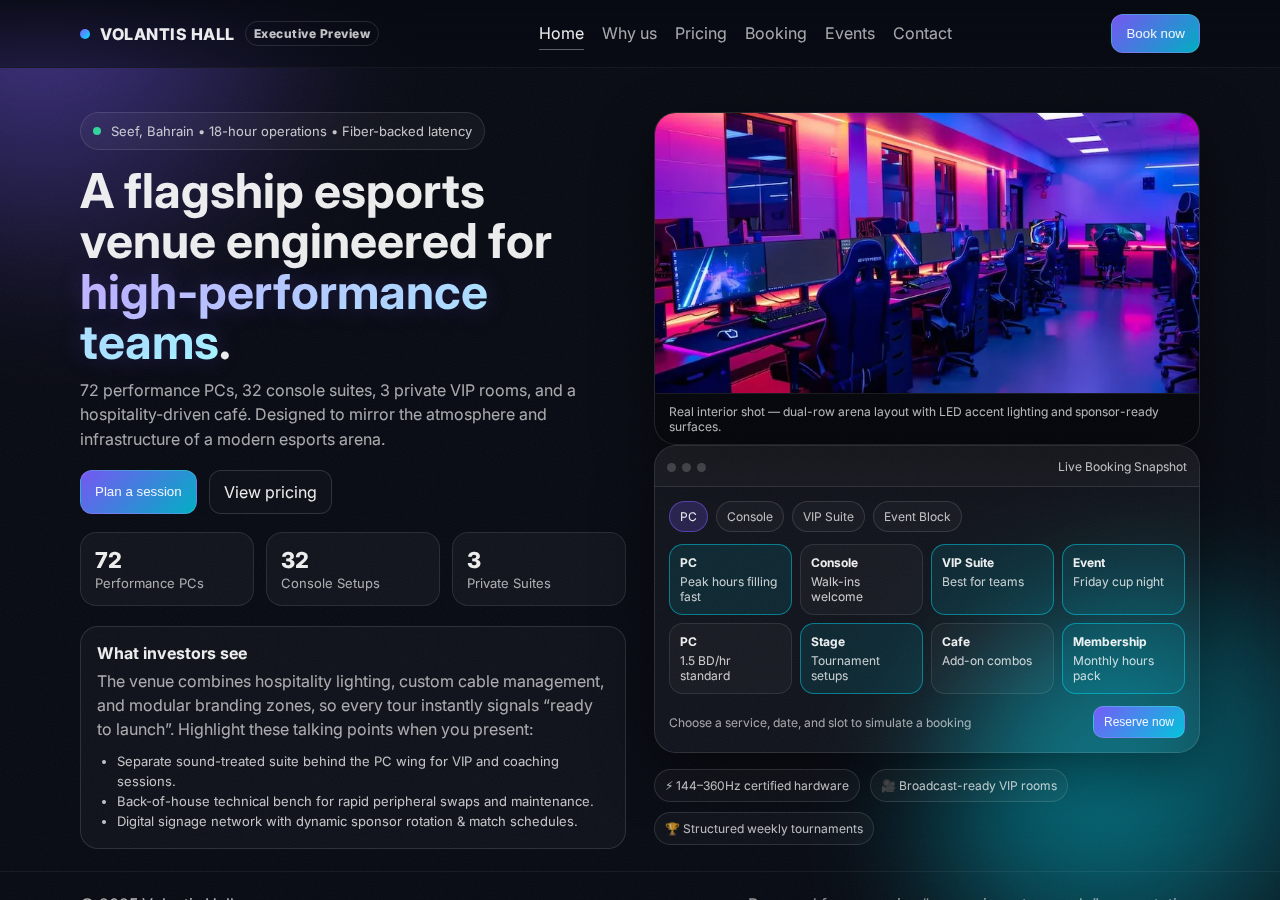
<file: index.html>
<!doctype html>
<html lang="en">
<head>
  <meta charset="utf-8" />
  <meta name="viewport" content="width=device-width,initial-scale=1" />
  <title>Volantis Hall — Premium Esports Hub</title>
  <meta name="description" content="Volantis Hall — premium gaming & esports hub in Bahrain. Book PCs, consoles, VIP rooms, and events." />
  <link rel="preconnect" href="https://fonts.googleapis.com">
  <link rel="preconnect" href="https://fonts.gstatic.com" crossorigin>
  <link href="https://fonts.googleapis.com/css2?family=Inter:wght@400;600;800&display=swap" rel="stylesheet">
  <link rel="stylesheet" href="styles.css" />
</head>

<body>
  <div class="bg">
    <div class="blob b1"></div>
    <div class="blob b2"></div>
    <div class="grain"></div>
  </div>

  <header class="nav">
    <div class="container navInner">
      <a class="brand" href="#top" data-section-target="top">
        <span class="dot"></span>
        <span>VOLANTIS HALL</span>
        <span class="tag">Executive Preview</span>
      </a>

      <nav class="links">
        <a href="#top" data-section-target="top">Home</a>
        <a href="#features" data-section-target="features">Why us</a>
        <a href="#pricing" data-section-target="pricing">Pricing</a>
        <a href="#booking" data-section-target="booking">Booking</a>
        <a href="#events" data-section-target="events">Events</a>
        <a href="#contact" data-section-target="contact">Contact</a>
      </nav>

      <button class="btn btnPrimary" id="openBookingTop" data-section-target="booking">Book now</button>
    </div>
  </header>

  <main>
    <section class="hero container switchable active" id="top">
      <div class="heroLeft">
        <div class="pill">
          <span class="pulse"></span>
          Seef, Bahrain • 18-hour operations • Fiber-backed latency
        </div>

        <h1>
          A flagship esports venue engineered for
          <span class="glow">high-performance teams</span>.
        </h1>

        <p class="sub">
          72 performance PCs, 32 console suites, 3 private VIP rooms, and a hospitality-driven café.
          Designed to mirror the atmosphere and infrastructure of a modern esports arena.
        </p>

        <div class="ctaRow">
          <button class="btn btnPrimary" id="openBookingHero" data-section-target="booking">Plan a session</button>
          <a class="btn btnGhost" href="#pricing" data-section-target="pricing">View pricing</a>
        </div>

        <div class="stats">
          <div class="statCard">
            <div class="statNum">72</div>
            <div class="statLabel">Performance PCs</div>
          </div>
          <div class="statCard">
            <div class="statNum">32</div>
            <div class="statLabel">Console Setups</div>
          </div>
          <div class="statCard">
            <div class="statNum">3</div>
            <div class="statLabel">Private Suites</div>
          </div>
        </div>

        <div class="heroSummary">
          <h4>What investors see</h4>
          <p>
            The venue combines hospitality lighting, custom cable management, and modular branding zones,
            so every tour instantly signals “ready to launch”. Highlight these talking points when you present:
          </p>
          <ul>
            <li>Separate sound-treated suite behind the PC wing for VIP and coaching sessions.</li>
            <li>Back-of-house technical bench for rapid peripheral swaps and maintenance.</li>
            <li>Digital signage network with dynamic sponsor rotation & match schedules.</li>
          </ul>
        </div>
      </div>

      <div class="heroRight">
        <figure class="heroPhoto">
          <img src="pc.png" alt="Volantis Hall premium PC wing" loading="lazy" />
          <figcaption>
            Real interior shot — dual-row arena layout with LED accent lighting and sponsor-ready surfaces.
          </figcaption>
        </figure>

        <div class="frame">
          <div class="frameTop">
            <div class="dots">
              <span></span><span></span><span></span>
            </div>
            <span class="mini">Live Booking Snapshot</span>
          </div>

          <div class="mock">
            <div class="mockRow">
              <div class="chip active">PC</div>
              <div class="chip">Console</div>
              <div class="chip">VIP Suite</div>
              <div class="chip">Event Block</div>
            </div>
            <div class="mockGrid" id="mockGrid"></div>
            <div class="mockFooter">
              <span class="hint">Choose a service, date, and slot to simulate a booking</span>
              <button class="btn btnSmall btnPrimary" id="openBookingMock" data-section-target="booking">Reserve now</button>
            </div>
          </div>
        </div>

        <div class="trust">
          <div class="trustItem">⚡ 144–360Hz certified hardware</div>
          <div class="trustItem">🎥 Broadcast-ready VIP rooms</div>
          <div class="trustItem">🏆 Structured weekly tournaments</div>
        </div>
      </div>
    </section>

    <section id="features" class="container section switchable">
      <div class="sectionHead">
        <h2>Why Volantis Hall</h2>
        <p>Scale, premium infrastructure, and diversified spending channels in a single venue.</p>
      </div>

      <div class="grid3">
        <article class="card">
          <h3>Performance-first</h3>
          <p>High-refresh monitors, esports peripherals, and a network stack tuned for latency-sensitive play.</p>
          <div class="miniList">
            <span>• Tournament-grade stations</span>
            <span>• Dedicated stage inventory</span>
            <span>• Optimized matchmaking flow</span>
          </div>
        </article>

        <article class="card">
          <h3>Built for teams</h3>
          <p>Private spaces tailored to bootcamps, scrims, coaching, and on-site content capture.</p>
          <div class="miniList">
            <span>• Three fully serviced suites</span>
            <span>• Group-focused booking flow</span>
            <span>• Predictable day-rate packages</span>
          </div>
        </article>

        <article class="card">
          <h3>Diversified revenue</h3>
          <p>PC, console, private rooms, café service, and event programming combine for stable returns.</p>
          <div class="miniList">
            <span>• Corporate + social events</span>
            <span>• Café and catering add-ons</span>
            <span>• Tiered membership bundles</span>
          </div>
        </article>
      </div>

      <div class="aboutLayout">
        <article class="card detailCard">
          <h3>Facility walkthrough</h3>
          <p>
            Guests enter a double-height lobby with LED ticker, merchandise wall, and a concierge counter that feeds both café and booking flows.
          </p>
          <ul class="detailList">
            <li>144-square-meter main hall with 72 seats, split into competition and casual banks.</li>
            <li>Dedicated broadcast pod with glass frontage for creators and casters.</li>
            <li>Acoustic treatment, blackout curtains, and RGB lighting to shape atmosphere per event.</li>
          </ul>
        </article>

        <article class="card detailCard">
          <h3>Operations & services</h3>
          <p>
            Staffing is built around customer success: certified tech leads, hospitality crew, and community managers.
          </p>
          <ul class="detailList">
            <li>Monitoring dashboard for temperature, utilization, and queue status.</li>
            <li>Service blueprint for events, ensuring load-in/load-out happens within 30 minutes.</li>
            <li>Brand partnerships for hardware demos, fueling quarterly refresh cycles.</li>
          </ul>
        </article>
      </div>
    </section>

    <section id="pricing" class="container section switchable">
      <div class="sectionHead">
        <h2>Transparent pricing</h2>
        <p>Aligned with the business model: Standard PC 1.5 BD/hr, Stage & Console 3.5 BD/hr, VIP suites from 8 BD/hr.</p>
      </div>

      <div class="grid4">
        <div class="priceCard">
          <div class="badge">Most Popular</div>
          <h3>Standard PC</h3>
          <div class="price"><span>1.5</span> BD/hr</div>
          <ul>
            <li>Competitive setup</li>
            <li>Best for daily play</li>
            <li>Student-friendly</li>
          </ul>
          <button class="btn btnPrimary full" data-preset="pc">Book PC</button>
        </div>

        <div class="priceCard">
          <h3>Stage PC</h3>
          <div class="price"><span>3.5</span> BD/hr</div>
          <ul>
            <li>Tournament-grade</li>
            <li>High FPS focus</li>
            <li>Perfect for scrims</li>
          </ul>
          <button class="btn btnGhost full" data-preset="stage">Book Stage</button>
        </div>

        <div class="priceCard">
          <h3>Console</h3>
          <div class="price"><span>3.5</span> BD/hr</div>
          <ul>
            <li>PS5 + Xbox Series X</li>
            <li>Group-friendly</li>
            <li>Easy walk-in</li>
          </ul>
          <button class="btn btnGhost full" data-preset="console">Book Console</button>
        </div>

        <div class="priceCard">
          <h3>VIP Suite</h3>
          <div class="price"><span>8</span> BD/hr</div>
          <ul>
            <li>Private + quiet</li>
            <li>Streamer-ready</li>
            <li>Team sessions</li>
          </ul>
          <button class="btn btnGhost full" data-preset="vip">Book VIP</button>
        </div>
      </div>

      <div class="note">
        Investor line: “We monetize peak hours, private blocks, and ancillary services — not just walk-ins.”
      </div>

      <div class="pricingExtras">
        <article class="card detailCard">
          <h3>Membership tiers</h3>
          <ul class="detailList">
            <li><strong>Core</strong> — 30 hours/month, locker access, and 10% café discount.</li>
            <li><strong>Elite</strong> — 60 hours/month, guaranteed stage PC slots, on-site coach hotline.</li>
            <li><strong>Partner</strong> — Corporate account with invoicing, private suite credits, and sponsor overlays.</li>
          </ul>
          <p class="muted">
            All tiers auto-reload, keeping utilization predictable while rewarding loyalty.
          </p>
        </article>

        <article class="card detailCard">
          <h3>Add-ons</h3>
          <ul class="detailList">
            <li>Catering packages coordinated with the café partner (from 4 BD per guest).</li>
            <li>Content production bundle — camera kits, lighting, editor on standby.</li>
            <li>Brand activations — booth build-outs, sampling, and tournament naming rights.</li>
          </ul>
        </article>
      </div>
    </section>

    <section id="booking" class="container section switchable">
      <div class="sectionHead">
        <h2>Instant booking</h2>
        <p>A realistic flow for the deck: select a service, choose a date, lock time slots, and trigger a reservation.</p>
      </div>

      <div class="bookingShell">
        <div class="bookingLeft">
          <div class="field">
            <label>Service</label>
            <div class="seg" id="serviceSeg">
              <button class="segBtn active" data-service="pc">Standard PC</button>
              <button class="segBtn" data-service="stage">Stage PC</button>
              <button class="segBtn" data-service="console">Console</button>
              <button class="segBtn" data-service="vip">VIP Suite</button>
            </div>
          </div>

          <div class="field">
            <label>Date</label>
            <input id="dateInput" type="date" />
          </div>

          <div class="field">
            <label>Hours</label>
            <div class="slotGrid" id="slotGrid"></div>
          </div>
        </div>

        <div class="bookingRight">
          <div class="summary">
            <h3>Reservation summary</h3>
            <div class="sumRow"><span>Service</span><strong id="sumService">Standard PC</strong></div>
            <div class="sumRow"><span>Date</span><strong id="sumDate">—</strong></div>
            <div class="sumRow"><span>Slots</span><strong id="sumSlots">—</strong></div>
            <div class="sumRow"><span>Estimated total</span><strong id="sumTotal">0 BD</strong></div>

            <button class="btn btnPrimary full" id="reserveBtn">Reserve now</button>
            <p class="tiny">
              The site saves “reservations” in localStorage so you can reopen and show it.
            </p>
          </div>

          <div class="miniLog">
            <div class="miniLogHead">
              <span>Recent reservations</span>
              <button class="btn btnSmall btnGhost" id="clearLog">Clear</button>
            </div>
            <div id="logList" class="logList"></div>
          </div>
        </div>
      </div>

      <div class="process">
        <article class="processStep">
          <span class="stepNum">01</span>
          <h4>Plan</h4>
          <p>Pick service, date, and hours. The summary updates instantly so investors see clear economics.</p>
        </article>
        <article class="processStep">
          <span class="stepNum">02</span>
          <h4>Confirm</h4>
          <p>Reservation saves locally; hook it to a CRM or POS later to sync with the team calendar.</p>
        </article>
        <article class="processStep">
          <span class="stepNum">03</span>
          <h4>Deliver</h4>
          <p>Front desk receives the slot list, preps peripherals, and adds café upsells before guests arrive.</p>
        </article>
      </div>
    </section>

    <section id="events" class="container section switchable">
      <div class="sectionHead">
        <h2>Events & tournaments</h2>
        <p>Community engagement drives retention and creates consistent marketing moments.</p>
      </div>

      <div class="grid3">
        <div class="card">
          <h3>Weekly Cups</h3>
          <p>Valorant, CS2, and EA FC brackets with guaranteed prize pools and sponsored coverage.</p>
        </div>
        <div class="card">
          <h3>Bootcamp Packages</h3>
          <p>Private suites, stage PCs, and café catering bundled for multi-day team residencies.</p>
        </div>
        <div class="card">
          <h3>Birthdays & Private Events</h3>
          <p>Fixed-fee packages with staffing, equipment, and hospitality included.</p>
        </div>
      </div>

      <div class="eventSchedule">
        <article class="card detailCard">
          <h3>Monthly programming</h3>
          <ul class="detailList">
            <li><strong>Week 1</strong> — Publisher spotlight events with influencer meet-and-greets.</li>
            <li><strong>Week 2</strong> — Partnered academy nights focused on youth training.</li>
            <li><strong>Week 3</strong> — Corporate team-building tournaments plus café tasting menu.</li>
            <li><strong>Week 4</strong> — Flagship cup with stream, casting desk, and prize ceremony.</li>
          </ul>
        </article>
        <article class="card detailCard">
          <h3>Brand integration</h3>
          <p>
            Sponsors plug into the AV system, LED ribbons, and merch displays. Each activation comes with measurement:
          </p>
          <ul class="detailList">
            <li>QR code scans + conversion funnels.</li>
            <li>Livestream lower-thirds + highlight reels delivered post-event.</li>
            <li>CRM tagging so high-value guests can be invited to the next launch.</li>
          </ul>
        </article>
      </div>
    </section>

    <section id="contact" class="container section switchable">
      <div class="sectionHead">
        <h2>Contact</h2>
        <p>A simple intake form for partners, investors, and corporate groups.</p>
      </div>

      <div class="contact">
        <div class="card">
          <h3>Ask us anything</h3>
          <form id="contactForm">
            <div class="row2">
              <input required placeholder="Name" />
              <input required type="email" placeholder="Email" />
            </div>
            <input required placeholder="Subject" />
            <textarea required placeholder="Message"></textarea>
            <button class="btn btnPrimary" type="submit">Send</button>
            <p class="tiny" id="contactMsg"></p>
          </form>
        </div>

        <div class="card">
          <h3>Investor one-liner</h3>
          <p class="sub">
            “Volantis Hall is positioned to lead Bahrain’s esports market with premium infrastructure,
            a disciplined operating model, and scalable revenue streams.”
          </p>
          <div class="miniList">
            <span>• Capacity-led advantage</span>
            <span>• Premium pricing justified by infrastructure</span>
            <span>• Events + café lift average spend</span>
          </div>
        </div>
      </div>

      <div class="contactDetails">
        <article class="card detailCard">
          <h3>Visit the venue</h3>
          <p>Seef District, Manama — adjacent to the mall parking structure for easy drop-offs.</p>
          <ul class="detailList">
            <li>Open daily 12:00–02:00.</li>
            <li>Private viewings available before 11:00 with prior notice.</li>
            <li>On-site concierge: +973 3310 0024.</li>
          </ul>
        </article>
        <article class="card detailCard">
          <h3>Quick facts for decks</h3>
          <ul class="detailList">
            <li>CapEx deployed to date: 210K BD (hardware, fit-out, and systems).</li>
            <li>Break-even at 54% peak utilization; forecasted at 72% within 9 months.</li>
            <li>Pipeline: 6 corporate partners + 3 national esports federations.</li>
          </ul>
        </article>
      </div>
    </section>

    <footer class="footer">
      <div class="container footerInner">
        <span>© 2025 Volantis Hall</span>
        <span class="muted">Prepared for a concise “we are investor-ready” presentation.</span>
      </div>
    </footer>
  </main>

  <div class="toast" id="toast"></div>

  <script src="app.js"></script>
</body>
</html>
</file>
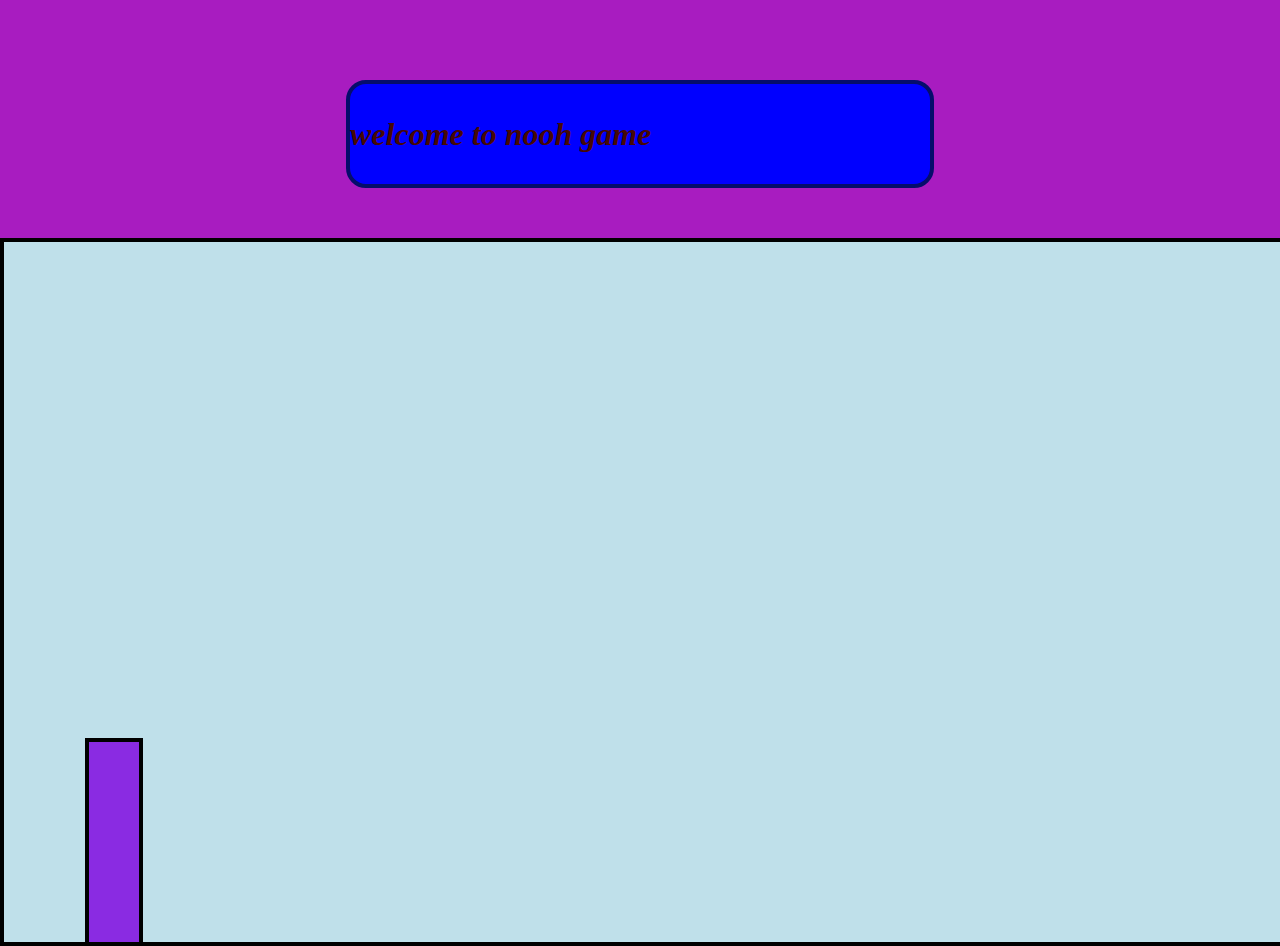
<file: game.html>
<!DOCTYPE html>
<html lang="en">
<head>
    <meta charset="UTF-8">
    <meta name="viewport" content="width=device-width, initial-scale=1.0">
    <title>cars</title>
    <link rel="stylesheet" href="d.css" />
    <script src="main.js" defer></script>
  </head>
<body>
    <h1 class="welcomepage">welcome to nooh game</h1>
    <div class="frame">
      <div class="Npc">
      </div>
      <div class="block">
      </div>
    </div>
  </body>
  </html>
</file>
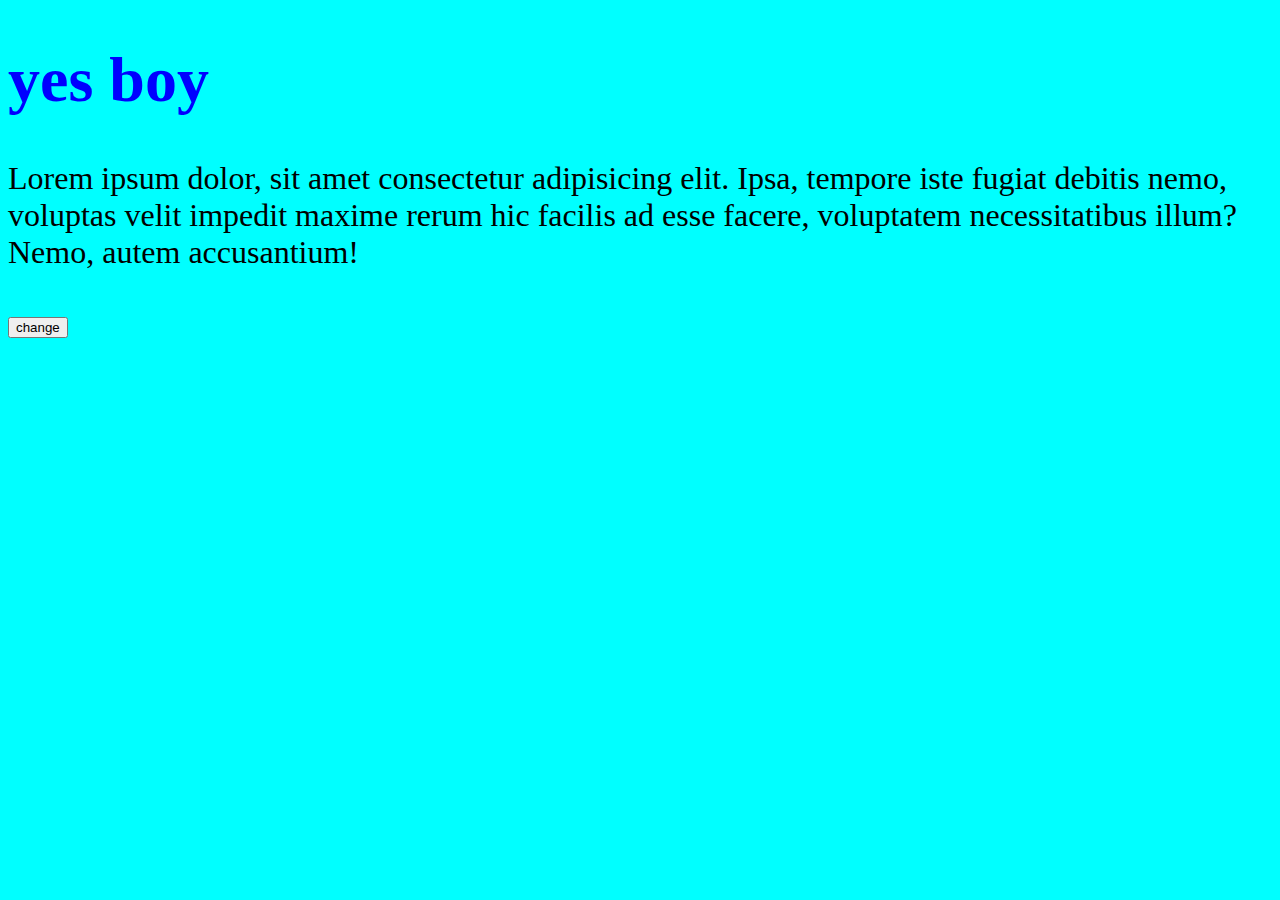
<file: day1/testing/n.html>
<!DOCTYPE html>
<html lang="en">
<head>
    <meta charset="UTF-8">
    <meta name="viewport" content="width=device-width, initial-scale=1.0">
    <title>abbas majeed</title>
    <link rel="stylesheet" href="n.css">
    <script src="n.js" defer></script>
</head>
<body>
    <div class="0"></div>
    <h1 id="boy">yes boy</h1>
    <p id="h">Lorem ipsum dolor, sit amet consectetur adipisicing elit. Ipsa, tempore iste fugiat debitis nemo, voluptas velit impedit maxime rerum hic facilis ad esse facere, voluptatem necessitatibus illum? Nemo, autem accusantium!</p>
    <button id="id">change</button>
</body>
</html>
</file>
<file: styles.css>
:root{
  --bg:#070A12;
  --card:rgba(255,255,255,.06);
  --stroke:rgba(255,255,255,.12);
  --text:rgba(255,255,255,.92);
  --muted:rgba(255,255,255,.65);
  --accent:#7C5CFF;
  --accent2:#00E5FF;
  --good:#34d399;
  --shadow: 0 20px 60px rgba(0,0,0,.45);
  --radius:18px;
}

*{box-sizing:border-box}
html,body{height:100%}
body{
  margin:0;
  font-family:Inter, system-ui, -apple-system, Segoe UI, Roboto, Arial, sans-serif;
  background:var(--bg);
  color:var(--text);
  overflow-x:hidden;
}

body.js-enabled{
  overflow-y:hidden;
  display:flex;
  flex-direction:column;
  min-height:100vh;
}

body.js-enabled main{
  flex:1;
  padding:20px 0 32px;
  overflow-y:auto;
}

body.js-enabled .switchable:not(.active){
  display:none;
}

a{color:inherit;text-decoration:none}
.container{width:min(1120px,92vw);margin:0 auto}

.bg{position:fixed;inset:0;z-index:-2}
.blob{
  position:absolute; filter: blur(60px); opacity:.55;
  width:520px;height:520px;border-radius:999px;
  background: radial-gradient(circle at 30% 30%, var(--accent), transparent 65%);
}
.b1{left:-120px;top:-160px}
.b2{
  right:-160px;bottom:-200px;
  background: radial-gradient(circle at 35% 35%, var(--accent2), transparent 62%);
}
.grain{
  position:absolute;inset:0;opacity:.14;mix-blend-mode:overlay;
  background-image:url("data:image/svg+xml,%3Csvg xmlns='http://www.w3.org/2000/svg' width='160' height='160'%3E%3Cfilter id='n'%3E%3CfeTurbulence type='fractalNoise' baseFrequency='.85' numOctaves='3' stitchTiles='stitch'/%3E%3C/filter%3E%3Crect width='160' height='160' filter='url(%23n)' opacity='.35'/%3E%3C/svg%3E");
}

.nav{
  position:sticky;top:0;z-index:10;
  background:linear-gradient(to bottom, rgba(7,10,18,.92), rgba(7,10,18,.55));
  backdrop-filter: blur(10px);
  border-bottom:1px solid rgba(255,255,255,.06);
}
.navInner{
  display:flex;align-items:center;justify-content:space-between;
  padding:14px 0;
  gap:16px;
}
.brand{display:flex;align-items:center;gap:10px;font-weight:800;letter-spacing:.5px}
.dot{width:10px;height:10px;border-radius:50%;background:linear-gradient(135deg,var(--accent),var(--accent2))}
.tag{
  font-size:12px;
  color:rgba(255,255,255,.75);
  padding:4px 8px;border:1px solid rgba(255,255,255,.12);
  border-radius:999px
}
.links{display:flex;gap:18px;color:var(--muted)}
.links a{padding:6px 0;border-bottom:1px solid transparent}
.links a.active{color:var(--text);border-bottom-color:rgba(255,255,255,.35)}
.links a:hover{color:var(--text);border-bottom-color:rgba(255,255,255,.28)}

.btn{
  border:1px solid rgba(255,255,255,.14);
  background:rgba(255,255,255,.04);
  color:var(--text);
  padding:11px 14px;border-radius:12px;
  cursor:pointer;
  transition:transform .08s ease, background .15s ease, border-color .15s ease;
}
.btn:hover{background:rgba(255,255,255,.07);border-color:rgba(255,255,255,.22)}
.btn:active{transform:translateY(1px)}
.btnPrimary{
  background:linear-gradient(135deg, rgba(124,92,255,.95), rgba(0,229,255,.75));
  border-color:rgba(255,255,255,.14);
}
.btnPrimary:hover{filter:brightness(1.04)}
.btnGhost{background:rgba(255,255,255,.02)}
.btnSmall{padding:8px 10px;border-radius:10px;font-size:12px}
.full{width:100%}

.hero{
  display:grid;
  grid-template-columns:repeat(2, minmax(0, 1fr));
  gap:28px;
  padding:44px 0 22px;
  align-items:start;
}
.heroLeft,
.heroRight{
  align-self:stretch;
}
.heroRight > *{margin-bottom:16px}
.heroRight > *:last-child{margin-bottom:0}
.pill{
  display:inline-flex;align-items:center;gap:10px;
  padding:10px 12px;border-radius:999px;
  border:1px solid rgba(255,255,255,.12);
  background:rgba(255,255,255,.04);
  color:rgba(255,255,255,.75);
  font-size:13px;
}
.pulse{
  width:8px;height:8px;border-radius:50%;
  background:var(--good);
  box-shadow:0 0 0 0 rgba(52,211,153,.6);
  animation:pulse 1.6s infinite;
}
@keyframes pulse{
  0%{box-shadow:0 0 0 0 rgba(52,211,153,.55)}
  70%{box-shadow:0 0 0 12px rgba(52,211,153,0)}
  100%{box-shadow:0 0 0 0 rgba(52,211,153,0)}
}

h1{margin:16px 0 10px;font-size:48px;line-height:1.05}
.glow{
  background:linear-gradient(135deg, #c7b8ff, #a9ffff);
  -webkit-background-clip:text;background-clip:text;color:transparent;
  text-shadow:0 0 24px rgba(124,92,255,.25);
}
.sub{color:var(--muted);font-size:16px;line-height:1.55;margin:0}
.ctaRow{display:flex;gap:12px;margin:18px 0 18px}

.stats{
  display:grid;
  grid-template-columns: repeat(3, 1fr);
  gap:12px;
  margin-top:16px;
}
.statCard{
  padding:14px;border-radius:16px;
  border:1px solid rgba(255,255,255,.10);
  background:rgba(255,255,255,.04);
}
.statNum{font-size:22px;font-weight:800}
.statLabel{color:var(--muted);font-size:13px;margin-top:2px}

.frame{
  border-radius:22px;
  border:1px solid rgba(255,255,255,.12);
  background:rgba(255,255,255,.04);
  box-shadow:var(--shadow);
  overflow:hidden;
}
.frameTop{
  display:flex;align-items:center;justify-content:space-between;
  padding:10px 12px;border-bottom:1px solid rgba(255,255,255,.10);
  background:rgba(255,255,255,.03);
}
.dots span{display:inline-block;width:9px;height:9px;border-radius:50%;margin-right:6px;background:rgba(255,255,255,.18)}
.mini{color:rgba(255,255,255,.72);font-size:12px}

.mock{padding:14px}
.mockRow{display:flex;gap:8px;flex-wrap:wrap;margin-bottom:12px}
.chip{
  padding:7px 10px;border-radius:999px;
  border:1px solid rgba(255,255,255,.12);
  background:rgba(255,255,255,.03);
  color:rgba(255,255,255,.72);
  font-size:12px;
}
.chip.active{
  background:rgba(124,92,255,.22);
  border-color:rgba(124,92,255,.5);
  color:rgba(255,255,255,.92);
}

.mockGrid{display:grid;grid-template-columns:repeat(4,1fr);gap:8px}
.tile{
  padding:10px;border-radius:14px;
  border:1px solid rgba(255,255,255,.10);
  background:rgba(255,255,255,.03);
  font-size:12px;color:rgba(255,255,255,.78);
}
.tile strong{display:block;color:rgba(255,255,255,.92);margin-bottom:4px;font-size:12px}
.tile.on{border-color:rgba(0,229,255,.45);background:rgba(0,229,255,.10)}
.mockFooter{display:flex;justify-content:space-between;align-items:center;margin-top:12px}
.hint{color:rgba(255,255,255,.62);font-size:12px}

.trust{display:flex;gap:10px;flex-wrap:wrap;margin-top:12px}
.trustItem{
  font-size:12px;color:rgba(255,255,255,.72);
  border:1px solid rgba(255,255,255,.12);
  background:rgba(255,255,255,.03);
  padding:8px 10px;border-radius:999px;
}
.heroPhoto{
  margin:0;
  border-radius:22px;
  overflow:hidden;
  border:1px solid rgba(255,255,255,.12);
  background:rgba(0,0,0,.32);
  box-shadow:var(--shadow);
}
.heroPhoto img{width:100%;display:block;object-fit:cover;height:280px}
.heroPhoto figcaption{
  padding:10px 14px;
  font-size:12px;
  color:rgba(255,255,255,.7);
  border-top:1px solid rgba(255,255,255,.08);
}
.heroSummary{
  border:1px solid rgba(255,255,255,.12);
  border-radius:18px;
  padding:16px;
  background:rgba(255,255,255,.03);
}
.heroLeft .heroSummary{margin-top:20px}
.heroSummary h4{margin:0 0 6px}
.heroSummary p{margin:0 0 10px;color:var(--muted);line-height:1.5}
.heroSummary ul{
  margin:0;
  padding-left:20px;
  color:rgba(255,255,255,.75);
  font-size:13px;
  line-height:1.55;
}

.section{padding:34px 0}
.sectionHead h2{margin:0;font-size:28px}
.sectionHead p{margin:8px 0 0;color:var(--muted);line-height:1.6}

.grid3{display:grid;grid-template-columns:repeat(3,1fr);gap:14px;margin-top:16px}
.grid4{display:grid;grid-template-columns:repeat(4,1fr);gap:14px;margin-top:16px}
.aboutLayout,
.pricingExtras,
.eventSchedule,
.contactDetails{
  margin-top:18px;
  display:grid;
  grid-template-columns:repeat(2,1fr);
  gap:14px;
}

.card{
  padding:16px;border-radius:var(--radius);
  border:1px solid rgba(255,255,255,.12);
  background:rgba(255,255,255,.04);
}
.card h3{margin:0 0 8px}
.card p{margin:0;color:var(--muted);line-height:1.55}
.detailCard{min-height:100%}
.detailList{
  margin:10px 0 0;
  padding-left:18px;
  color:rgba(255,255,255,.78);
  font-size:13px;
  line-height:1.6;
}
.detailList li{margin-bottom:6px}
.detailList li:last-child{margin-bottom:0}

.miniList{display:grid;gap:6px;margin-top:10px;color:rgba(255,255,255,.72);font-size:13px}

.priceCard{
  position:relative;
  padding:16px;border-radius:var(--radius);
  border:1px solid rgba(255,255,255,.12);
  background:linear-gradient(180deg, rgba(255,255,255,.05), rgba(255,255,255,.03));
}
.badge{
  position:absolute;top:12px;right:12px;
  font-size:11px;
  padding:6px 8px;border-radius:999px;
  border:1px solid rgba(0,229,255,.35);
  background:rgba(0,229,255,.10);
  color:rgba(255,255,255,.88);
}
.price{font-size:26px;font-weight:800;margin:10px 0}
.price span{font-size:34px}
.priceCard ul{margin:0 0 14px 18px;color:rgba(255,255,255,.75);line-height:1.6}

.note{
  margin-top:14px;
  color:rgba(255,255,255,.72);
  border:1px dashed rgba(255,255,255,.16);
  padding:12px 14px;border-radius:14px;
  background:rgba(255,255,255,.03);
}

.bookingShell{
  display:grid;
  grid-template-columns: 1.2fr .8fr;
  gap:14px;margin-top:16px;
}
.bookingLeft, .bookingRight{
  border:1px solid rgba(255,255,255,.12);
  background:rgba(255,255,255,.04);
  border-radius:var(--radius);
  padding:16px;
}
.field{margin-bottom:14px}
label{display:block;color:rgba(255,255,255,.72);font-size:13px;margin-bottom:8px}
input, textarea{
  width:100%;
  padding:12px 12px;
  border-radius:12px;
  border:1px solid rgba(255,255,255,.14);
  background:rgba(0,0,0,.25);
  color:var(--text);
  outline:none;
}
textarea{min-height:110px;resize:vertical}

.seg{display:flex;gap:8px;flex-wrap:wrap}
.segBtn{
  padding:9px 10px;border-radius:999px;
  border:1px solid rgba(255,255,255,.14);
  background:rgba(255,255,255,.03);
  color:rgba(255,255,255,.80);
  cursor:pointer;
}
.segBtn.active{
  background:rgba(124,92,255,.22);
  border-color:rgba(124,92,255,.55);
  color:rgba(255,255,255,.94);
}
.slotGrid{
  display:grid;
  grid-template-columns: repeat(4, 1fr);
  gap:10px;
}
.slot{
  padding:10px 10px;
  border-radius:14px;
  border:1px solid rgba(255,255,255,.12);
  background:rgba(255,255,255,.03);
  cursor:pointer;
  user-select:none;
  font-size:13px;
  color:rgba(255,255,255,.82);
  text-align:center;
}
.slot.on{
  border-color:rgba(0,229,255,.5);
  background:rgba(0,229,255,.12);
  color:rgba(255,255,255,.95);
}

.summary h3{margin:0 0 10px}
.sumRow{display:flex;justify-content:space-between;gap:10px;margin:8px 0;color:rgba(255,255,255,.76)}
.sumRow strong{color:rgba(255,255,255,.92)}
.tiny{color:rgba(255,255,255,.62);font-size:12px;line-height:1.5;margin:10px 0 0}

.miniLog{margin-top:14px}
.miniLogHead{display:flex;justify-content:space-between;align-items:center;margin-bottom:10px;color:rgba(255,255,255,.75)}
.logList{display:grid;gap:10px}
.logItem{
  padding:10px 12px;border-radius:14px;
  border:1px solid rgba(255,255,255,.10);
  background:rgba(0,0,0,.22);
  color:rgba(255,255,255,.78);
  font-size:12px;line-height:1.4;
}
.logItem strong{color:rgba(255,255,255,.92)}

.process{
  margin-top:20px;
  display:grid;
  grid-template-columns:repeat(3,1fr);
  gap:14px;
}
.processStep{
  border:1px solid rgba(255,255,255,.12);
  border-radius:18px;
  padding:16px;
  background:rgba(0,0,0,.28);
  min-height:140px;
}
.processStep h4{margin:6px 0 6px}
.processStep p{margin:0;color:var(--muted);line-height:1.5;font-size:14px}
.stepNum{
  display:inline-flex;
  width:34px;height:34px;
  border-radius:50%;
  align-items:center;justify-content:center;
  font-weight:700;
  border:1px solid rgba(255,255,255,.18);
  background:rgba(255,255,255,.05);
  font-size:13px;
}

.contact{
  display:grid;
  grid-template-columns: 1.1fr .9fr;
  gap:14px;margin-top:16px;
}

.footer{
  padding:22px 0 30px;
  border-top:1px solid rgba(255,255,255,.06);
  color:rgba(255,255,255,.70);
}
.footerInner{display:flex;justify-content:space-between;gap:12px;flex-wrap:wrap}
.muted{color:rgba(255,255,255,.55)}

.toast{
  position:fixed;left:50%;bottom:18px;transform:translateX(-50%);
  background:rgba(10,14,28,.92);
  border:1px solid rgba(255,255,255,.14);
  padding:10px 12px;border-radius:14px;
  color:rgba(255,255,255,.86);
  box-shadow:var(--shadow);
  opacity:0;pointer-events:none;
  transition:opacity .18s ease, transform .18s ease;
}
.toast.on{opacity:1;transform:translateX(-50%) translateY(-6px)}

@media (max-width: 980px){
  .hero{grid-template-columns:1fr}
  .grid4{grid-template-columns:repeat(2,1fr)}
  .grid3{grid-template-columns:1fr}
  .bookingShell{grid-template-columns:1fr}
  .contact{grid-template-columns:1fr}
  .aboutLayout,
  .pricingExtras,
  .eventSchedule,
  .contactDetails,
  .process{
    grid-template-columns:1fr;
  }
  h1{font-size:38px}
  .heroPhoto img{height:220px}
}
</file>
<file: d.css>
body {
    margin: 0;
    padding: 0;
    background-color: rgb(168, 28, 192);
}
.welcomepage {
    height: 100px;
    width: 580px;
    background-color: blue;
    border: 4px solid rgb(5, 13, 107);
    border-radius: 20px;
    color: rgb(70, 9, 4);
    font-style: oblique;
    justify-self: center;
    align-items: center;
    display: flex;
    text-align: center;
    margin: auto;
    margin-top: 80px ;
}
.frame {
    height: 700px;
    width: 1800px;
    border: 4px solid #000;
    background-color: rgb(191, 224, 234);
    display: flex;
    justify-content: center;
    align-items: center;
    margin: auto;
    margin-top: 50px;
}
.Npc {
height: 200px;
margin-top: 500px;
background-color: blueviolet;
width: 50px;
border:4px solid #000;
}
.block {
    height: 80px;
    margin-top: 620px;
    margin-left: 1500px;
    background-color: crimson;
    width: 80px;
}
</file>
<file: day1/testing/n.css>
body{
    font-family:'Times New Roman', Times, serif;
    font-size: 2em;
    background-color: aqua;
}
h1{
    color: blue;
}
</file>
